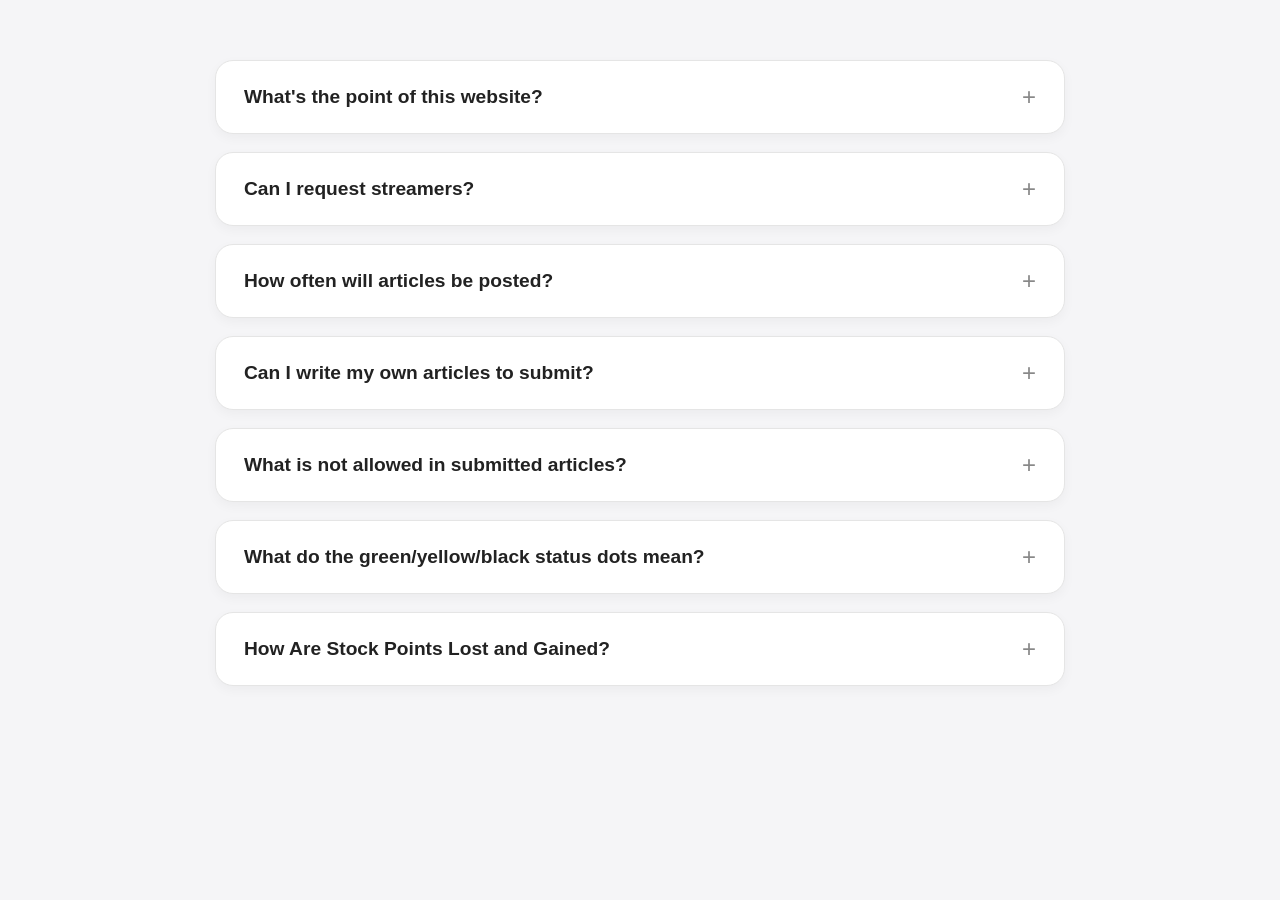
<file: FAQ.html>
<!DOCTYPE html>
<html lang="en">
<head>
    <title>FAQ</title>
    <link rel="stylesheet" href="FAQ.css">
    <meta charset="UTF-8">
    <meta name="viewport" content="width=device-width, initial-scale=1.0">
</head>
<body>


<div class="dropdown">

<details>
    <summary>What's the point of this website?</summary>

    <p>
      This website serves as a platform for users to discuss various streamers anonymously without strict YouTube moderation.  
      Additionally, it provides an opportunity to submit your own articles about any streamer of your choice.
      </p>
      <p>
      This is also a <strong>passion project</strong>, I've enjoyed watching many of these streamers for over a decade now and
      I feel like some of the lesser known ones should be remembered. One day they will stop streaming, and some 
      of us will want to reminisce. 

    </p>

</details>
<hr>
<details>
    <summary>Can I request streamers?</summary>

    <p>
        Yes, please email me any new streamer you believe qualifies to be on the website.
        There is no guarantee I will follow them; it depends on whether they
        are in the "lolcow" orbit or not.    </p>

</details>
<hr>
<details>
    <summary>How often will articles be posted?</summary>

    <p>
        Articles will be posted whenever, usually when something interestingg happens. Some will be short and brief, others I'll give my opinion on. 
    </p>

</details>

<hr>

<details>
    <summary>Can I write my own articles to submit?</summary>

    <h3>Yes, please send an email in this format.</h3>

<ul>
<li>Title</li>
<li>Date</li>
<li>Author (which you would add/use for attribution)(can be anonymous)</li>
<li>Top content paragraph(s)</li>
<li>Optional image</li>
<li>Optional YouTube video</li>
<li>Bottom content paragraph(s)(optional)</li>
</ul>
<p><strong>Articles will be posted once I see the request.</strong></p>
</details>

<hr>

<details>
    <summary>What is not allowed in submitted articles?</summary>
<p>I want to be as lenient as possible, but there are some things that simply can’t be posted for obvious reasons. </p>
<ul>
<li>Direct threats (“someone should hurt/kill X”)</li>
<li>Calls for people to attack someone</li>
<li>Praising or encouraging real-world violence</li>
<li>Allegations of criminal conduct must be supported by credible sources. Do not present unverified accusations as fact. Posts making serious allegations may be removed or edited.</li>
<li>Opinions are allowed. Unverified criminal accusations are not.</li>
<li>Publishing someone's private information</li>
<li>Doxxing</li>
<li>Impersonation</li>
</ul>
</details>






<hr>

<details>
    <summary>What do the green/yellow/black status dots mean?</summary>

<p>
    Those colors on the scrolling status banner are <strong>not</strong> a "currently live" indicator.
    They reflect how recently a streamer has been active, updated manually:
</p>
<ul>
<li>🟢 Green — has streamed recently</li>
<li>🟡 Yellow — hasn't streamed in a while</li>
<li>⚫ Black — inactive, deleted their account, or hasn't streamed in a long time</li>
</ul>
<p>
    If you want to know whether someone is actually live <em>right now</em>, look for the separate
    red "🔴 LIVE" badge on the Streamers page instead. That one updates automatically and reflects
    real-time status, not general activity.
</p>
<p>
    You may also see an amber/orange "🟠 LIVE" badge for some streamers. That one means the same
    thing, they're live right now, but it's reported by me manually rather than checked
    automatically. Some platforms (Instagram, for one) don't give outside sites any way to check
    live status automatically, so for those I set it by hand when I know someone's gone live, and
    it clears itself after a few hours either way. Treat the amber badge as "reported live," and the
    red one as "confirmed live."
</p>
</details>

<hr>

<details>
    <summary>How Are Stock Points Lost and Gained?</summary>

    <p>
      <strong>Streaming Activity & Uptime</strong><br>
&bull; <strong>3 Days Offline:</strong> -0.02 points<br>
&bull; <strong>1 Day Online:</strong> +0.02 points<br>
&bull; <strong>12-Hour Livestream:</strong> +0.12 points<br>
&bull; <strong>24-Hour Livestream:</strong> +0.24 points<br><br>

<strong>Stream Events & Behavior</strong><br>
&bull; <strong>Drinks &gt;6 Beers:</strong> +0.02 points<br>
&bull; <strong>Drinks &gt;12 Beers:</strong> +0.04 points (Added to the &gt;6 beer points)<br>
&bull; <strong>Drinks &gt;16 Beers:</strong> +0.06 points (Added to previous totals)<br>
&bull; <strong>Drinks &gt;24 Beers:</strong> +0.10 points (Added to previous totals)<br>
&bull; <strong>Crashout:</strong> +0.10 points<br>
&bull; <strong>Crashout (&gt;1 Hour):</strong> +0.10 points (Added to the initial crashout points)<br>
&bull; <strong>Banned from any platform:</strong> -0.20 points<br>
&bull; <strong>Deletes Account:</strong> -0.80 points<br><br>

<strong>Special Streams</strong><br>
&bull; <strong>Travel Stream:</strong> +0.10 points per day

    </p>

</details>







</div>
















</body>
</html>
</file>
<file: FAQ.css>
/* ======================================
   UndergroundCowTube FAQ
   ====================================== */

* {
    box-sizing: border-box;
}

body {
    margin: 0;
    padding: 0;
    background: #f5f5f7;
    font-family: -apple-system, BlinkMacSystemFont, "Segoe UI", Roboto, Arial, sans-serif;
    color: #333;
}


/* Main FAQ container */

.dropdown {
    max-width: 900px;
    margin: 60px auto;
    padding: 0 25px;
}


/* FAQ cards */

details {
    background: white;
    border: 1px solid #e5e5e5;
    border-radius: 18px;
    padding: 22px 28px;
    margin: 18px 0;

    box-shadow:
        0 4px 12px rgba(0,0,0,0.04);

    transition: 
        transform 0.2s ease,
        box-shadow 0.2s ease;
}


details:hover {
    transform: translateY(-2px);

    box-shadow:
        0 8px 20px rgba(0,0,0,0.08);
}


/* Question */

summary {
    cursor: pointer;
    list-style: none;

    font-size: 1.2rem;
    font-weight: 700;

    color: #222;

    display: flex;
    align-items: center;
    justify-content: space-between;
}


/* Remove default browser arrow */

summary::-webkit-details-marker {
    display: none;
}


/* Custom arrow */

summary::after {
    content: "+";

    font-size: 1.5rem;
    font-weight: 400;

    color: #888;

    transition: transform 0.25s ease;
}


details[open] summary::after {
    content: "−";
}


/* Answer text */

details p {

    margin-top: 20px;

    line-height: 1.7;

    color: #555;

    font-size: 1rem;
}


/* Lists */

details ul {

    margin-top: 15px;

    padding-left: 25px;

    line-height: 1.8;

    color: #555;

}


details li {

    margin-bottom: 6px;

}


/* Article submission heading */

details h3 {

    margin-top: 20px;

    font-size: 1.05rem;

    color: #222;

}


/* Hide old HR separators */

hr {
    display: none;
}
</file>
